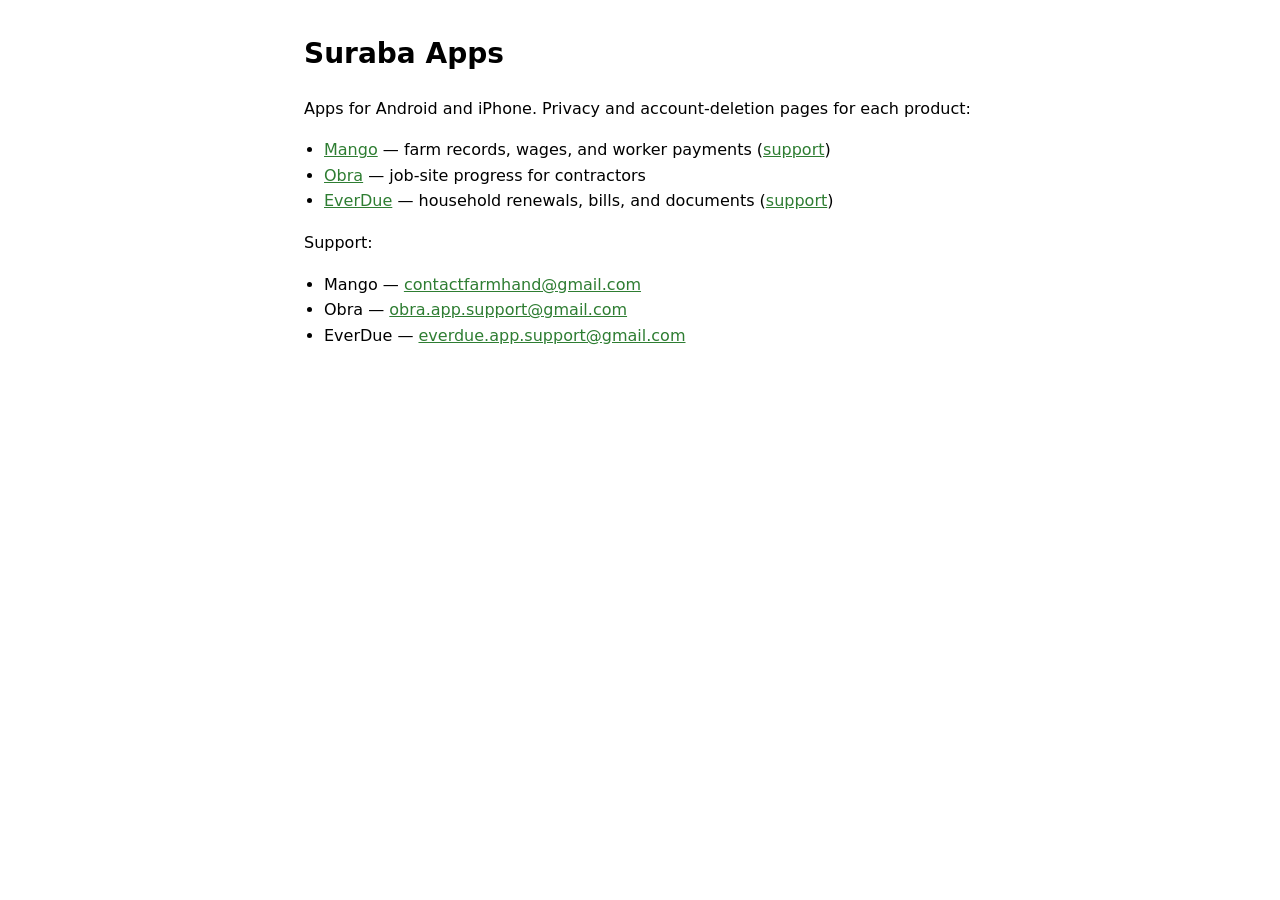
<file: index.html>
<!DOCTYPE html>
<html lang="en">
<head>
  <meta charset="utf-8">
  <meta name="viewport" content="width=device-width, initial-scale=1">
  <title>Suraba Apps</title>
  <link rel="stylesheet" href="style.css">
</head>
<body>
  <h1>Suraba Apps</h1>
  <p>Apps for Android and iPhone. Privacy and account-deletion pages for each product:</p>
  <ul>
    <li><a href="mango/">Mango</a> — farm records, wages, and worker payments (<a href="mango/support.html">support</a>)</li>
    <li><a href="obra/">Obra</a> — job-site progress for contractors</li>
    <li><a href="everdue/">EverDue</a> — household renewals, bills, and documents (<a href="everdue/support.html">support</a>)</li>
  </ul>
  <p>Support:</p>
  <ul>
    <li>Mango — <a href="mailto:contactfarmhand@gmail.com">contactfarmhand@gmail.com</a></li>
    <li>Obra — <a href="mailto:obra.app.support@gmail.com">obra.app.support@gmail.com</a></li>
    <li>EverDue — <a href="mailto:everdue.app.support@gmail.com">everdue.app.support@gmail.com</a></li>
  </ul>
</body>
</html>
</file>
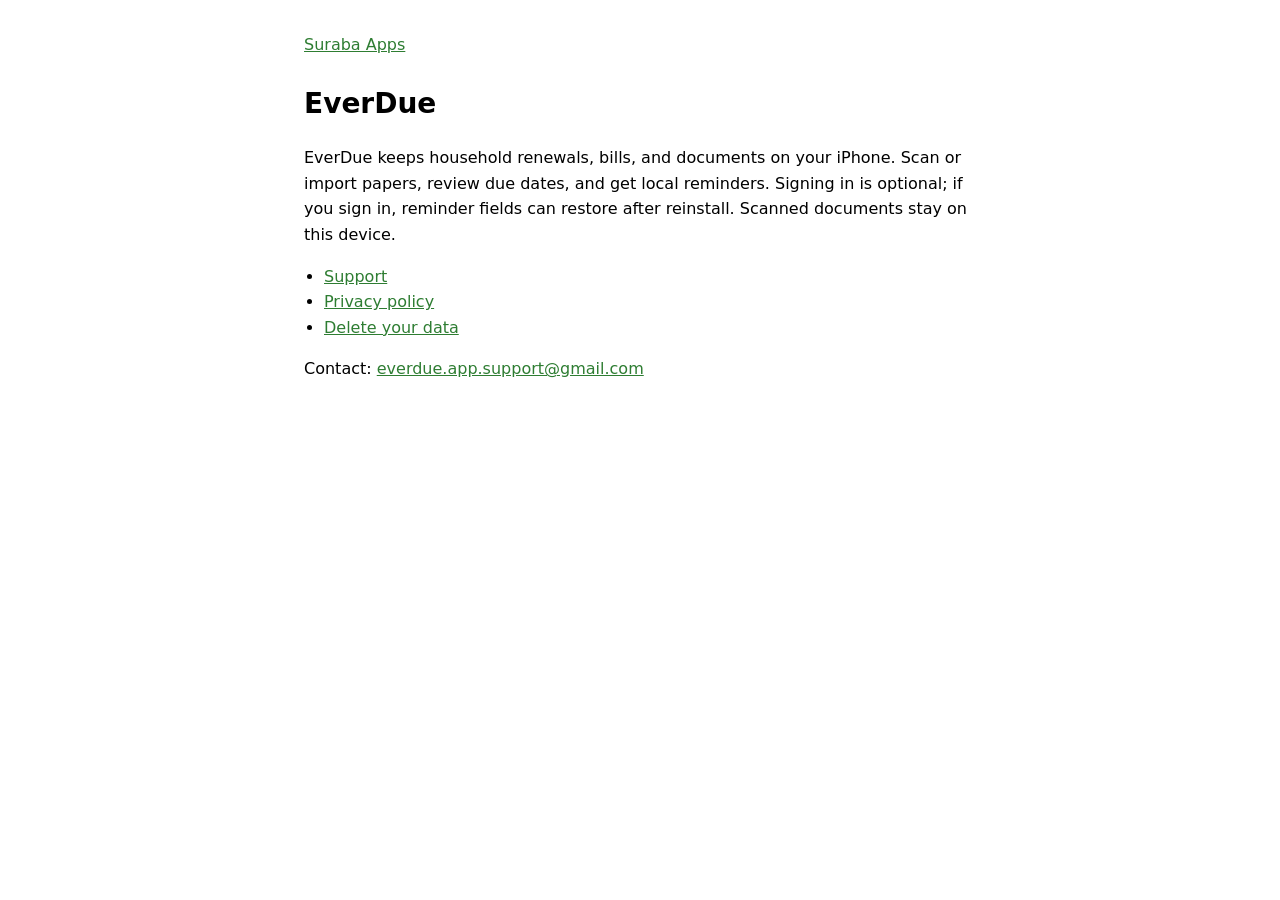
<file: everdue/index.html>
<!DOCTYPE html>
<html lang="en">
<head>
  <meta charset="utf-8">
  <meta name="viewport" content="width=device-width, initial-scale=1">
  <title>EverDue</title>
  <link rel="stylesheet" href="../style.css">
</head>
<body>
  <nav><a href="../">Suraba Apps</a></nav>
  <h1>EverDue</h1>
  <p>EverDue keeps household renewals, bills, and documents on your iPhone. Scan or import papers, review due dates, and get local reminders. Signing in is optional; if you sign in, reminder fields can restore after reinstall. Scanned documents stay on this device.</p>
  <ul>
    <li><a href="support.html">Support</a></li>
    <li><a href="privacy-policy.html">Privacy policy</a></li>
    <li><a href="delete-account.html">Delete your data</a></li>
  </ul>
  <p>Contact: <a href="mailto:everdue.app.support@gmail.com">everdue.app.support@gmail.com</a></p>
</body>
</html>
</file>
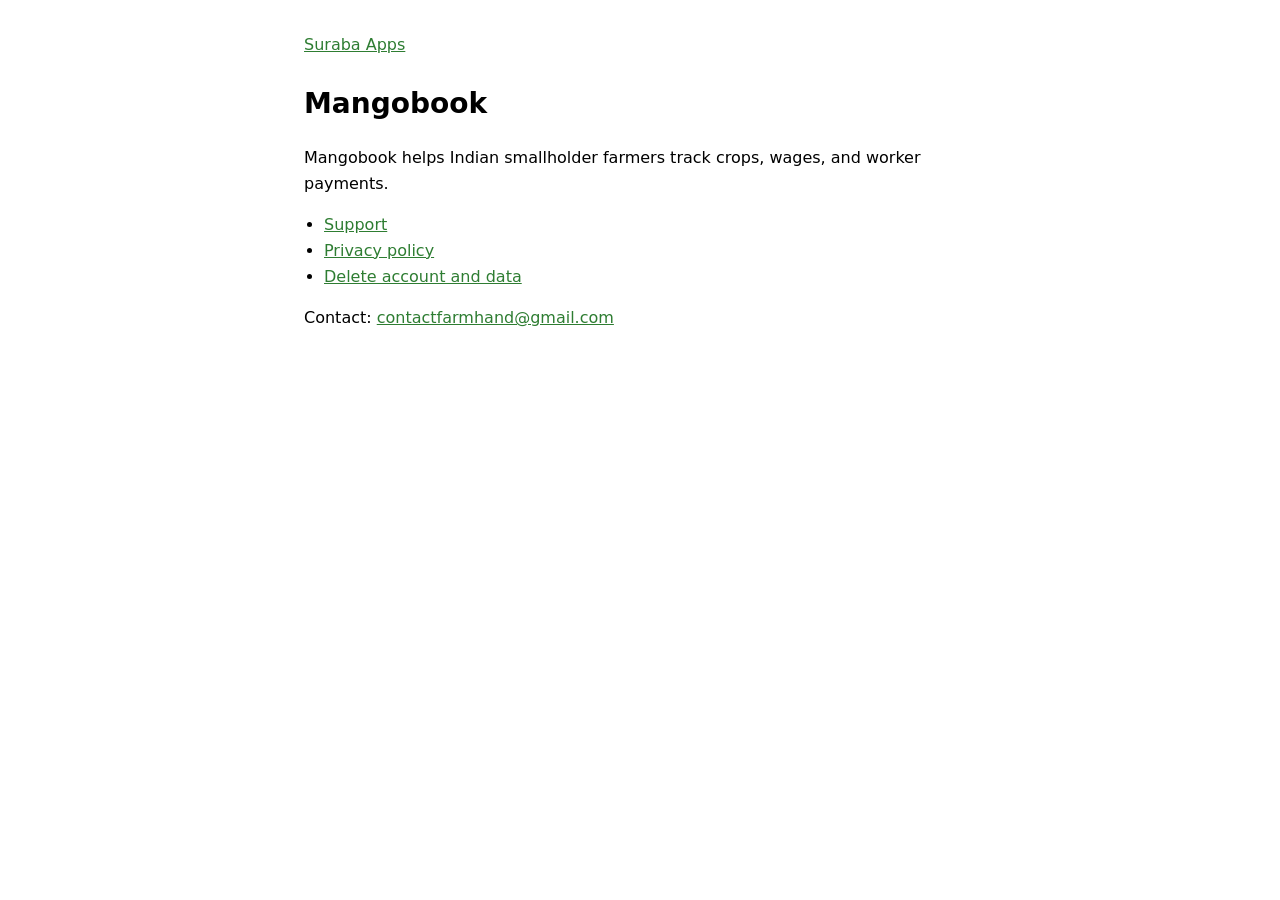
<file: mango/index.html>
<!DOCTYPE html>
<html lang="en">
<head>
  <meta charset="utf-8">
  <meta name="viewport" content="width=device-width, initial-scale=1">
  <title>Mangobook</title>
  <link rel="stylesheet" href="../style.css">
</head>
<body>
  <nav><a href="../">Suraba Apps</a></nav>
  <h1>Mangobook</h1>
  <p>Mangobook helps Indian smallholder farmers track crops, wages, and worker payments.</p>
  <ul>
    <li><a href="support.html">Support</a></li>
    <li><a href="privacy-policy.html">Privacy policy</a></li>
    <li><a href="delete-account.html">Delete account and data</a></li>
  </ul>
  <p>Contact: <a href="mailto:contactfarmhand@gmail.com">contactfarmhand@gmail.com</a></p>
</body>
</html>
</file>
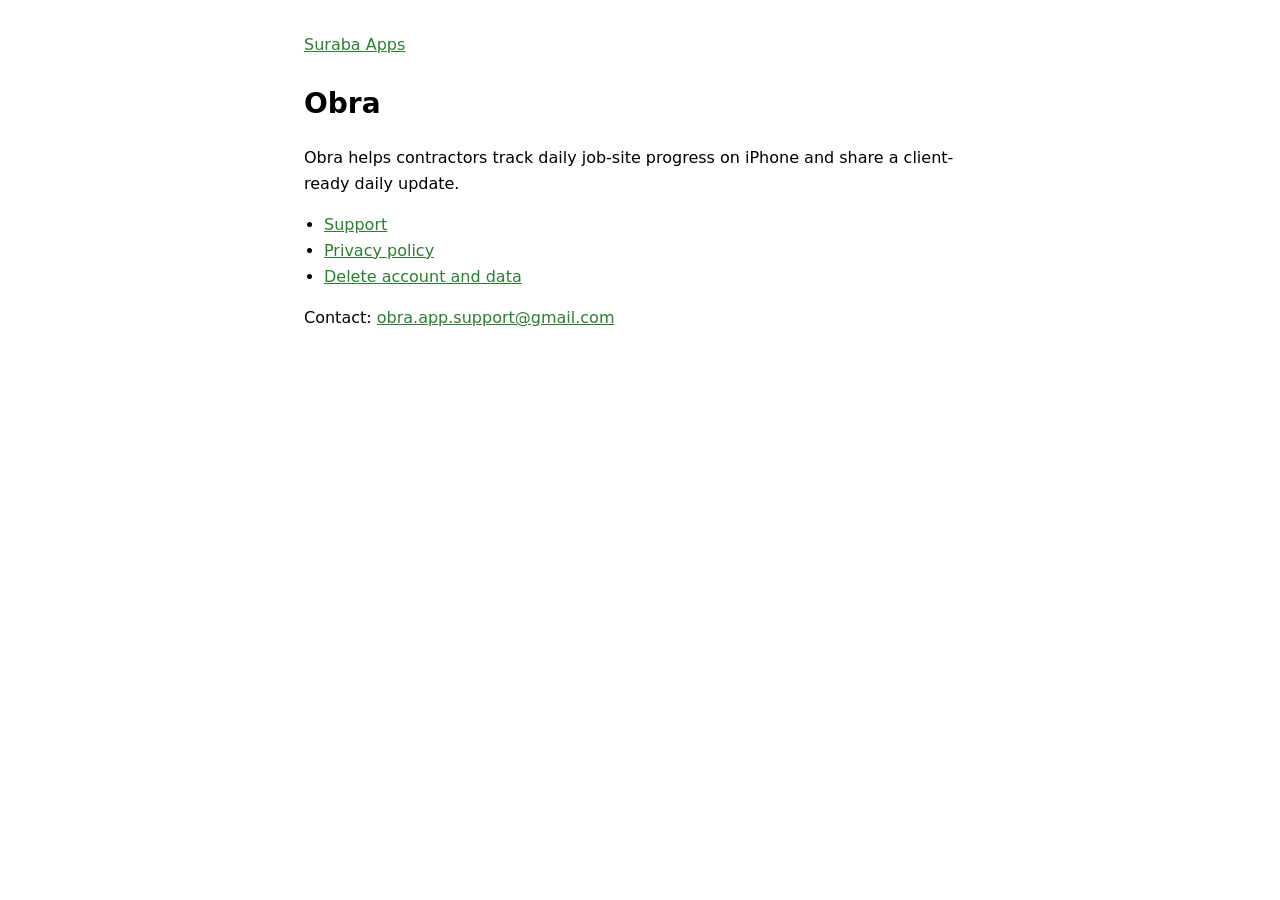
<file: obra/index.html>
<!DOCTYPE html>
<html lang="en">
<head>
  <meta charset="utf-8">
  <meta name="viewport" content="width=device-width, initial-scale=1">
  <title>Obra</title>
  <link rel="stylesheet" href="../style.css">
</head>
<body>
  <nav><a href="../">Suraba Apps</a></nav>
  <h1>Obra</h1>
  <p>Obra helps contractors track daily job-site progress on iPhone and share a
  client-ready daily update.</p>
  <ul>
    <li><a href="support.html">Support</a></li>
    <li><a href="privacy-policy.html">Privacy policy</a></li>
    <li><a href="delete-account.html">Delete account and data</a></li>
  </ul>
  <p>Contact: <a href="mailto:obra.app.support@gmail.com">obra.app.support@gmail.com</a></p>
</body>
</html>
</file>
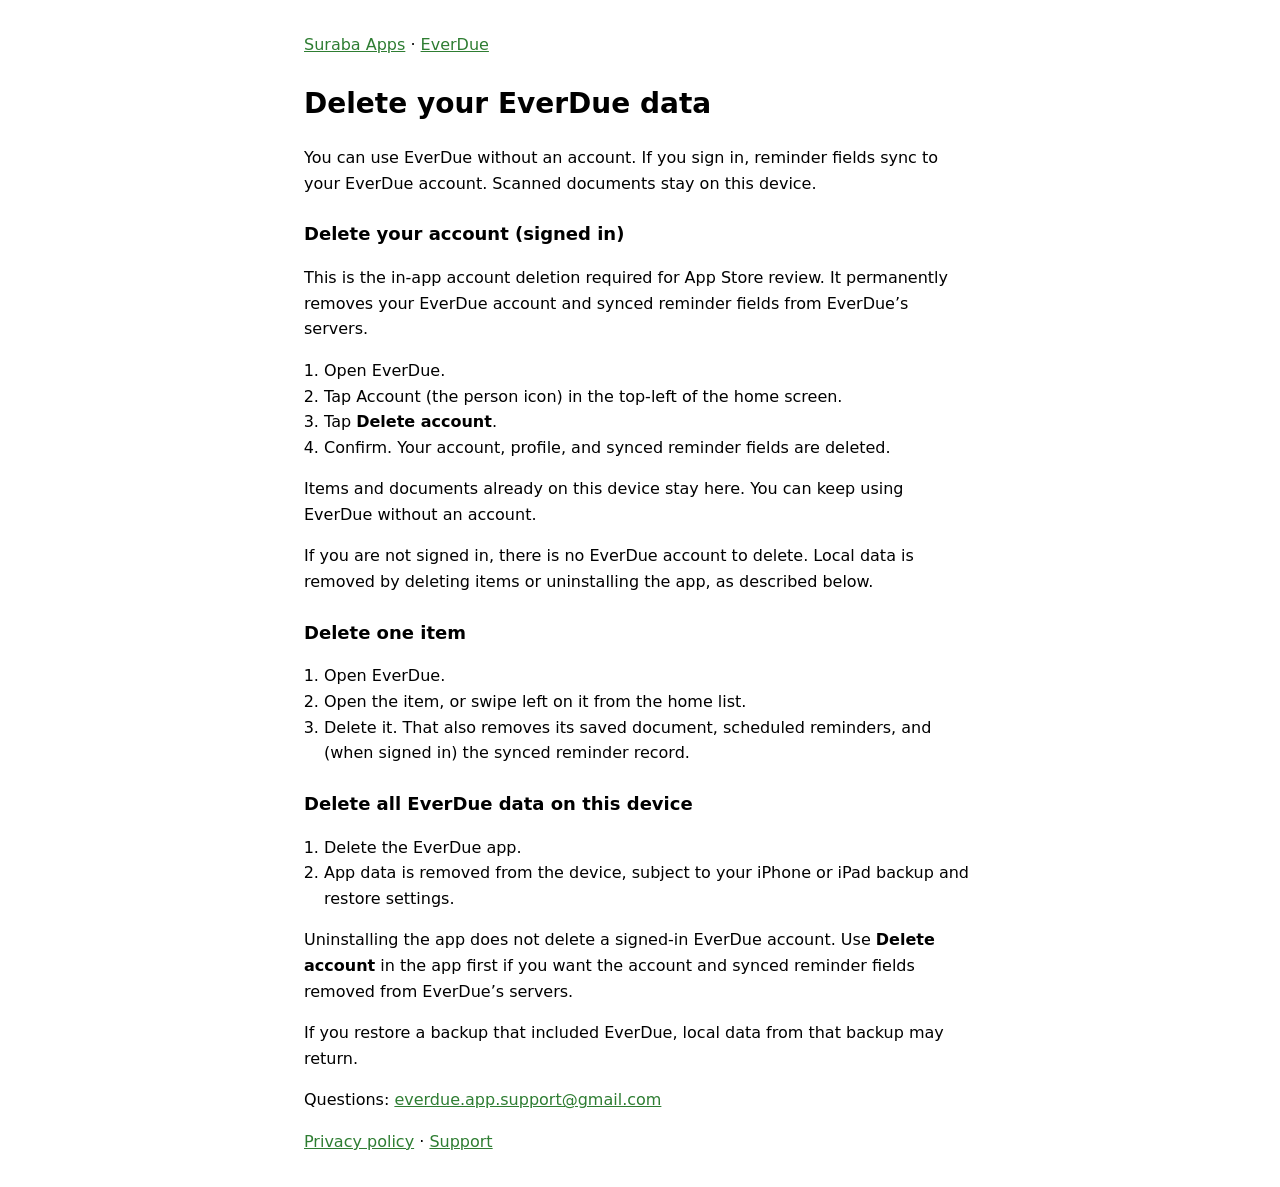
<file: everdue/delete-account.html>
<!DOCTYPE html>
<html lang="en">
<head>
  <meta charset="utf-8">
  <meta name="viewport" content="width=device-width, initial-scale=1">
  <title>Delete your EverDue data</title>
  <link rel="stylesheet" href="../style.css">
</head>
<body>
  <nav><a href="../">Suraba Apps</a> · <a href="index.html">EverDue</a></nav>
  <h1>Delete your EverDue data</h1>
  <p>You can use EverDue without an account. If you sign in, reminder fields sync to your EverDue account. Scanned documents stay on this device.</p>

  <h2>Delete your account (signed in)</h2>
  <p>This is the in-app account deletion required for App Store review. It permanently removes your EverDue account and synced reminder fields from EverDue’s servers.</p>
  <ol>
    <li>Open EverDue.</li>
    <li>Tap Account (the person icon) in the top-left of the home screen.</li>
    <li>Tap <strong>Delete account</strong>.</li>
    <li>Confirm. Your account, profile, and synced reminder fields are deleted.</li>
  </ol>
  <p>Items and documents already on this device stay here. You can keep using EverDue without an account.</p>
  <p>If you are not signed in, there is no EverDue account to delete. Local data is removed by deleting items or uninstalling the app, as described below.</p>

  <h2>Delete one item</h2>
  <ol>
    <li>Open EverDue.</li>
    <li>Open the item, or swipe left on it from the home list.</li>
    <li>Delete it. That also removes its saved document, scheduled reminders, and (when signed in) the synced reminder record.</li>
  </ol>

  <h2>Delete all EverDue data on this device</h2>
  <ol>
    <li>Delete the EverDue app.</li>
    <li>App data is removed from the device, subject to your iPhone or iPad backup and restore settings.</li>
  </ol>
  <p>Uninstalling the app does not delete a signed-in EverDue account. Use <strong>Delete account</strong> in the app first if you want the account and synced reminder fields removed from EverDue’s servers.</p>
  <p>If you restore a backup that included EverDue, local data from that backup may return.</p>

  <p>Questions: <a href="mailto:everdue.app.support@gmail.com">everdue.app.support@gmail.com</a></p>
  <p><a href="privacy-policy.html">Privacy policy</a> · <a href="support.html">Support</a></p>
</body>
</html>
</file>
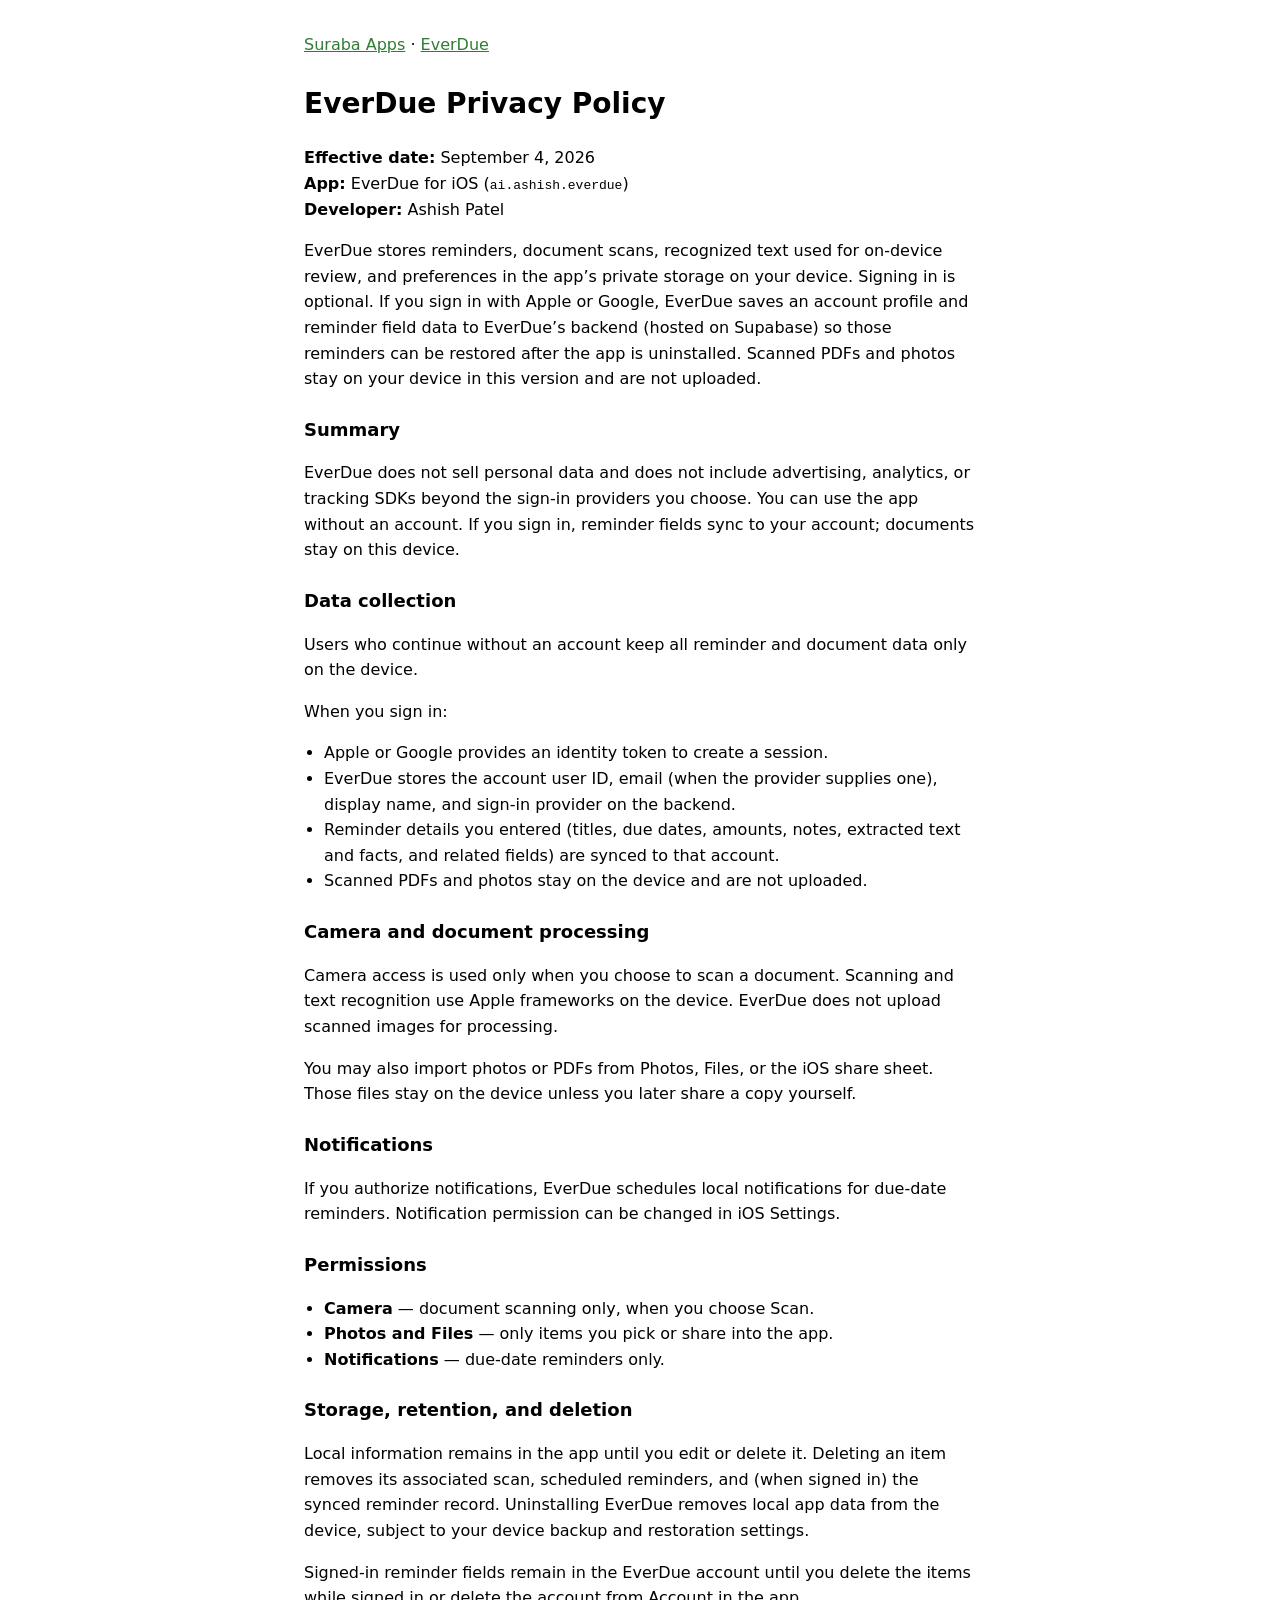
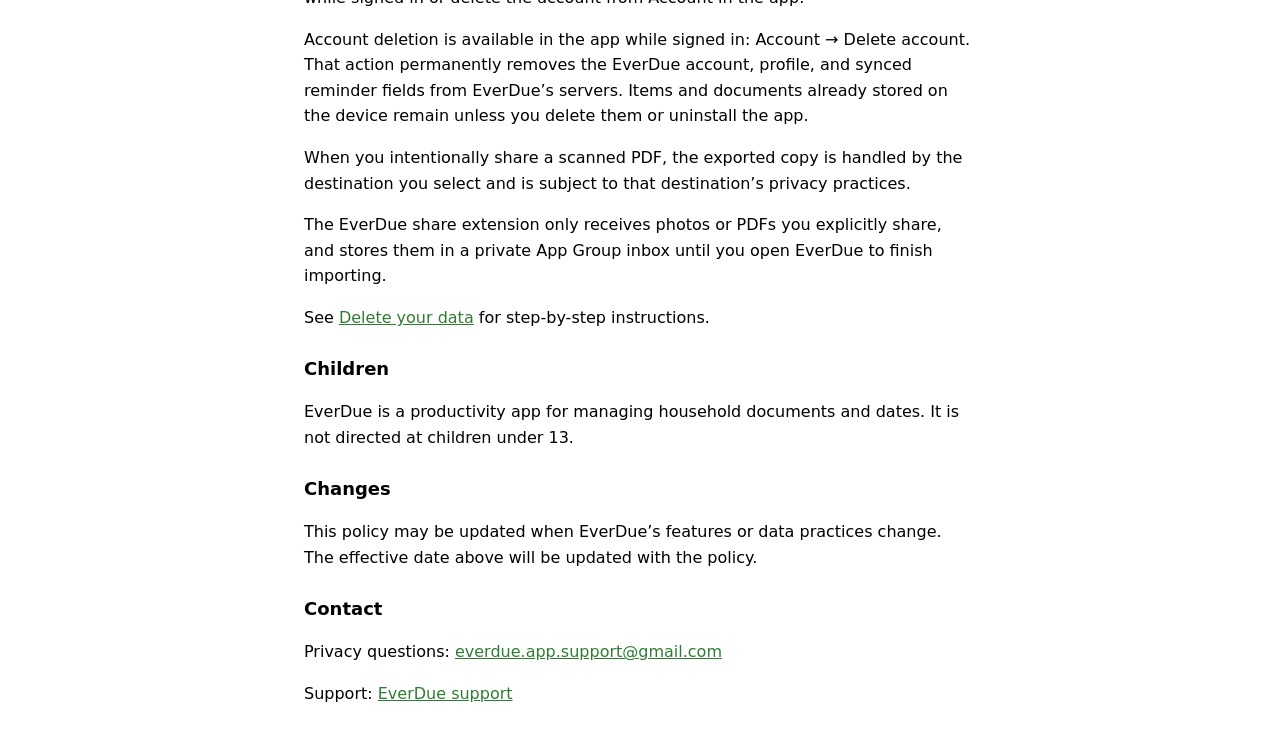
<file: everdue/privacy-policy.html>
<!DOCTYPE html>
<html lang="en">
<head>
  <meta charset="utf-8">
  <meta name="viewport" content="width=device-width, initial-scale=1">
  <title>EverDue Privacy Policy</title>
  <link rel="stylesheet" href="../style.css">
</head>
<body>
  <nav><a href="../">Suraba Apps</a> · <a href="index.html">EverDue</a></nav>
  <h1>EverDue Privacy Policy</h1>
  <p><strong>Effective date:</strong> September 4, 2026<br>
  <strong>App:</strong> EverDue for iOS (<code>ai.ashish.everdue</code>)<br>
  <strong>Developer:</strong> Ashish Patel</p>

  <p>EverDue stores reminders, document scans, recognized text used for on-device review, and preferences in the app’s private storage on your device. Signing in is optional. If you sign in with Apple or Google, EverDue saves an account profile and reminder field data to EverDue’s backend (hosted on Supabase) so those reminders can be restored after the app is uninstalled. Scanned PDFs and photos stay on your device in this version and are not uploaded.</p>

  <h2>Summary</h2>
  <p>EverDue does not sell personal data and does not include advertising, analytics, or tracking SDKs beyond the sign-in providers you choose. You can use the app without an account. If you sign in, reminder fields sync to your account; documents stay on this device.</p>

  <h2>Data collection</h2>
  <p>Users who continue without an account keep all reminder and document data only on the device.</p>
  <p>When you sign in:</p>
  <ul>
    <li>Apple or Google provides an identity token to create a session.</li>
    <li>EverDue stores the account user ID, email (when the provider supplies one), display name, and sign-in provider on the backend.</li>
    <li>Reminder details you entered (titles, due dates, amounts, notes, extracted text and facts, and related fields) are synced to that account.</li>
    <li>Scanned PDFs and photos stay on the device and are not uploaded.</li>
  </ul>

  <h2>Camera and document processing</h2>
  <p>Camera access is used only when you choose to scan a document. Scanning and text recognition use Apple frameworks on the device. EverDue does not upload scanned images for processing.</p>
  <p>You may also import photos or PDFs from Photos, Files, or the iOS share sheet. Those files stay on the device unless you later share a copy yourself.</p>

  <h2>Notifications</h2>
  <p>If you authorize notifications, EverDue schedules local notifications for due-date reminders. Notification permission can be changed in iOS Settings.</p>

  <h2>Permissions</h2>
  <ul>
    <li><strong>Camera</strong> — document scanning only, when you choose Scan.</li>
    <li><strong>Photos and Files</strong> — only items you pick or share into the app.</li>
    <li><strong>Notifications</strong> — due-date reminders only.</li>
  </ul>

  <h2>Storage, retention, and deletion</h2>
  <p>Local information remains in the app until you edit or delete it. Deleting an item removes its associated scan, scheduled reminders, and (when signed in) the synced reminder record. Uninstalling EverDue removes local app data from the device, subject to your device backup and restoration settings.</p>
  <p>Signed-in reminder fields remain in the EverDue account until you delete the items while signed in or delete the account from Account in the app.</p>
  <p>Account deletion is available in the app while signed in: Account → Delete account. That action permanently removes the EverDue account, profile, and synced reminder fields from EverDue’s servers. Items and documents already stored on the device remain unless you delete them or uninstall the app.</p>
  <p>When you intentionally share a scanned PDF, the exported copy is handled by the destination you select and is subject to that destination’s privacy practices.</p>
  <p>The EverDue share extension only receives photos or PDFs you explicitly share, and stores them in a private App Group inbox until you open EverDue to finish importing.</p>
  <p>See <a href="delete-account.html">Delete your data</a> for step-by-step instructions.</p>

  <h2>Children</h2>
  <p>EverDue is a productivity app for managing household documents and dates. It is not directed at children under 13.</p>

  <h2>Changes</h2>
  <p>This policy may be updated when EverDue’s features or data practices change. The effective date above will be updated with the policy.</p>

  <h2>Contact</h2>
  <p>Privacy questions: <a href="mailto:everdue.app.support@gmail.com">everdue.app.support@gmail.com</a></p>
  <p>Support: <a href="support.html">EverDue support</a></p>
</body>
</html>
</file>
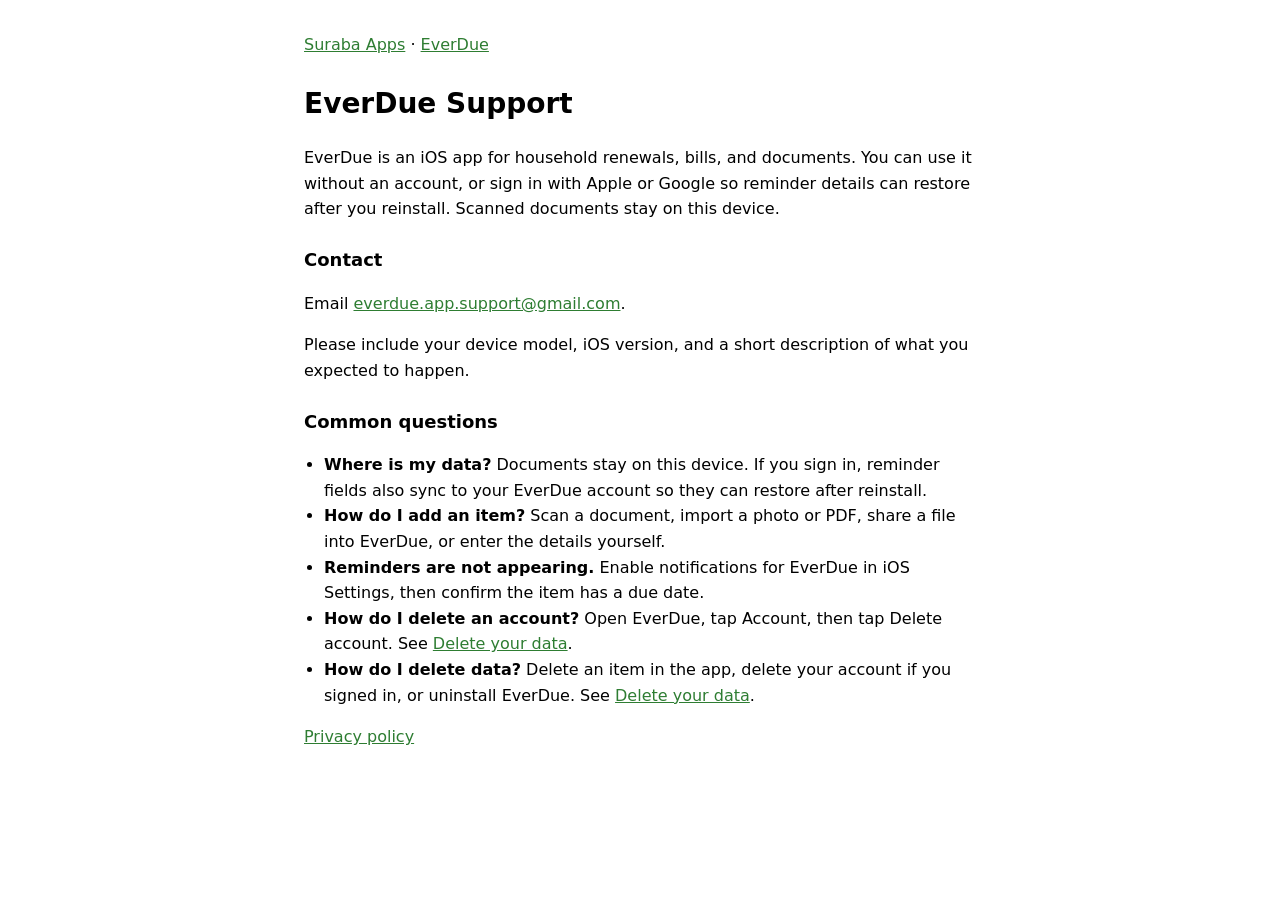
<file: everdue/support.html>
<!DOCTYPE html>
<html lang="en">
<head>
  <meta charset="utf-8">
  <meta name="viewport" content="width=device-width, initial-scale=1">
  <title>EverDue Support</title>
  <link rel="stylesheet" href="../style.css">
</head>
<body>
  <nav><a href="../">Suraba Apps</a> · <a href="index.html">EverDue</a></nav>
  <h1>EverDue Support</h1>
  <p>EverDue is an iOS app for household renewals, bills, and documents. You can use it without an account, or sign in with Apple or Google so reminder details can restore after you reinstall. Scanned documents stay on this device.</p>

  <h2>Contact</h2>
  <p>Email <a href="mailto:everdue.app.support@gmail.com">everdue.app.support@gmail.com</a>.</p>
  <p>Please include your device model, iOS version, and a short description of what you expected to happen.</p>

  <h2>Common questions</h2>
  <ul>
    <li><strong>Where is my data?</strong> Documents stay on this device. If you sign in, reminder fields also sync to your EverDue account so they can restore after reinstall.</li>
    <li><strong>How do I add an item?</strong> Scan a document, import a photo or PDF, share a file into EverDue, or enter the details yourself.</li>
    <li><strong>Reminders are not appearing.</strong> Enable notifications for EverDue in iOS Settings, then confirm the item has a due date.</li>
    <li><strong>How do I delete an account?</strong> Open EverDue, tap Account, then tap Delete account. See <a href="delete-account.html">Delete your data</a>.</li>
    <li><strong>How do I delete data?</strong> Delete an item in the app, delete your account if you signed in, or uninstall EverDue. See <a href="delete-account.html">Delete your data</a>.</li>
  </ul>

  <p><a href="privacy-policy.html">Privacy policy</a></p>
</body>
</html>
</file>
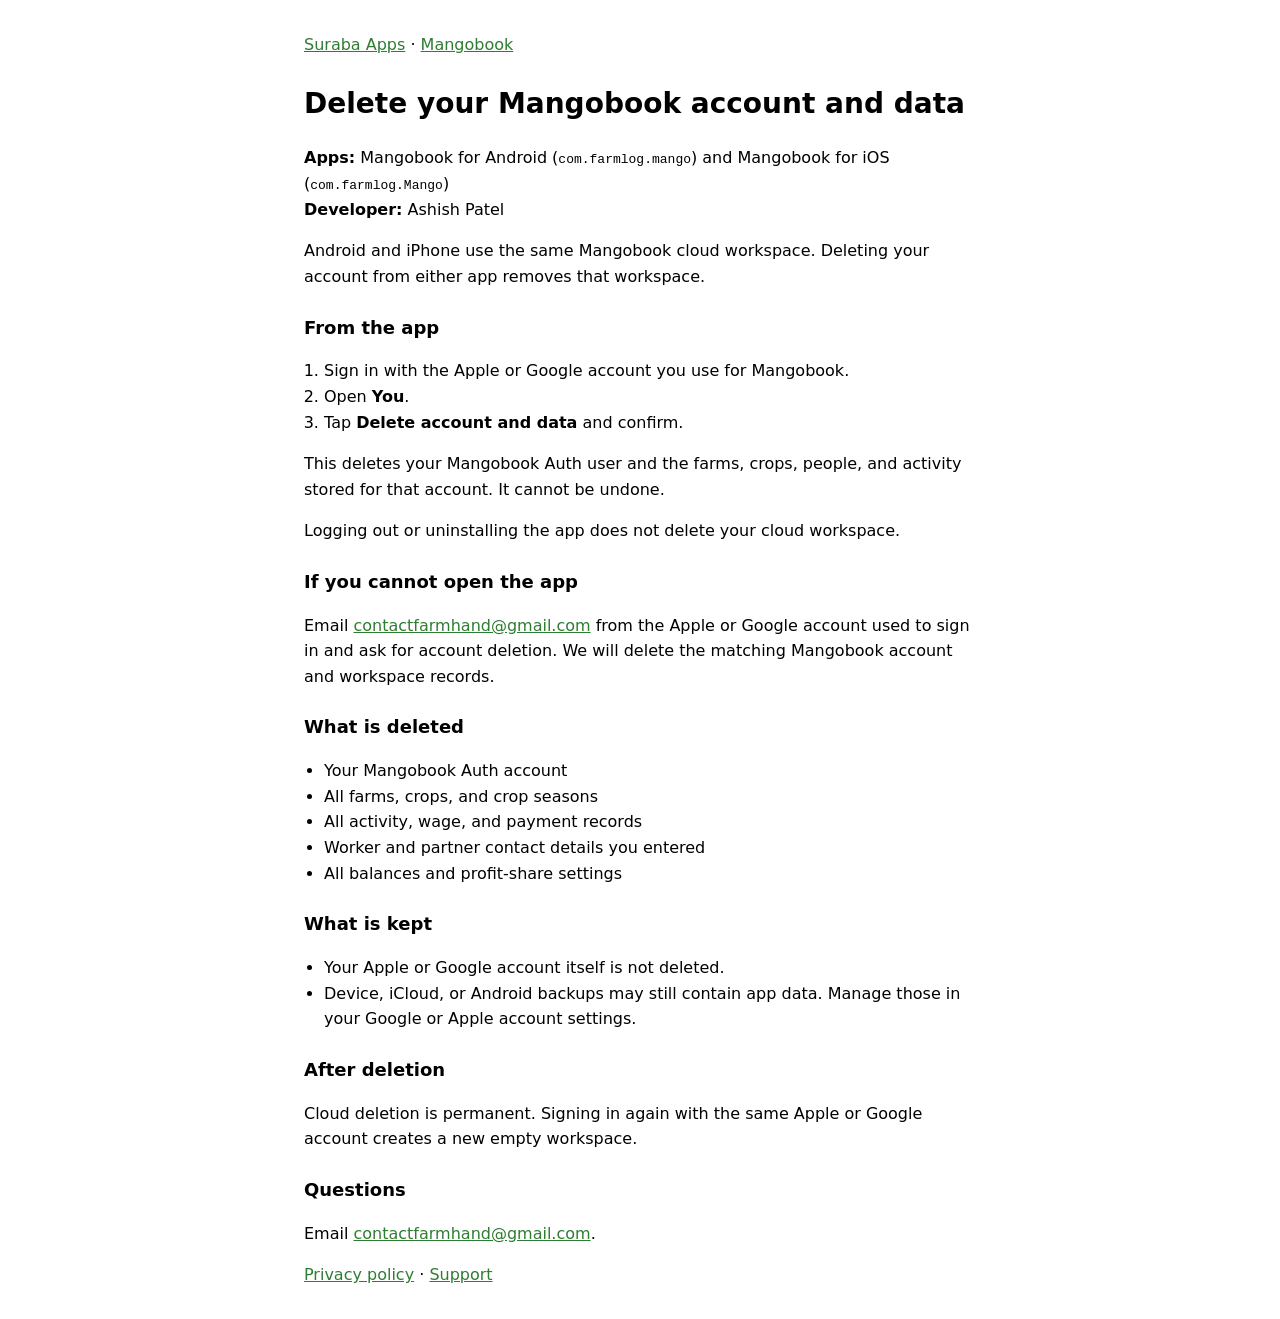
<file: mango/delete-account.html>
<!DOCTYPE html>
<html lang="en">
<head>
  <meta charset="utf-8">
  <meta name="viewport" content="width=device-width, initial-scale=1">
  <title>Delete your Mangobook account and data</title>
  <link rel="stylesheet" href="../style.css">
</head>
<body>
  <nav><a href="../">Suraba Apps</a> · <a href="index.html">Mangobook</a></nav>
  <h1>Delete your Mangobook account and data</h1>
  <p><strong>Apps:</strong> Mangobook for Android (<code>com.farmlog.mango</code>) and Mangobook for iOS (<code>com.farmlog.Mango</code>)<br>
  <strong>Developer:</strong> Ashish Patel</p>

  <p>Android and iPhone use the same Mangobook cloud workspace. Deleting your account from either app removes that workspace.</p>

  <h2>From the app</h2>
  <ol>
    <li>Sign in with the Apple or Google account you use for Mangobook.</li>
    <li>Open <strong>You</strong>.</li>
    <li>Tap <strong>Delete account and data</strong> and confirm.</li>
  </ol>
  <p>This deletes your Mangobook Auth user and the farms, crops, people, and activity stored for that account. It cannot be undone.</p>
  <p>Logging out or uninstalling the app does not delete your cloud workspace.</p>

  <h2>If you cannot open the app</h2>
  <p>Email <a href="mailto:contactfarmhand@gmail.com">contactfarmhand@gmail.com</a> from the Apple or Google account used to sign in and ask for account deletion. We will delete the matching Mangobook account and workspace records.</p>

  <h2>What is deleted</h2>
  <ul>
    <li>Your Mangobook Auth account</li>
    <li>All farms, crops, and crop seasons</li>
    <li>All activity, wage, and payment records</li>
    <li>Worker and partner contact details you entered</li>
    <li>All balances and profit-share settings</li>
  </ul>

  <h2>What is kept</h2>
  <ul>
    <li>Your Apple or Google account itself is not deleted.</li>
    <li>Device, iCloud, or Android backups may still contain app data. Manage those in your Google or Apple account settings.</li>
  </ul>

  <h2>After deletion</h2>
  <p>Cloud deletion is permanent. Signing in again with the same Apple or Google account creates a new empty workspace.</p>

  <h2>Questions</h2>
  <p>Email <a href="mailto:contactfarmhand@gmail.com">contactfarmhand@gmail.com</a>.</p>

  <p><a href="privacy-policy.html">Privacy policy</a> · <a href="support.html">Support</a></p>
</body>
</html>
</file>
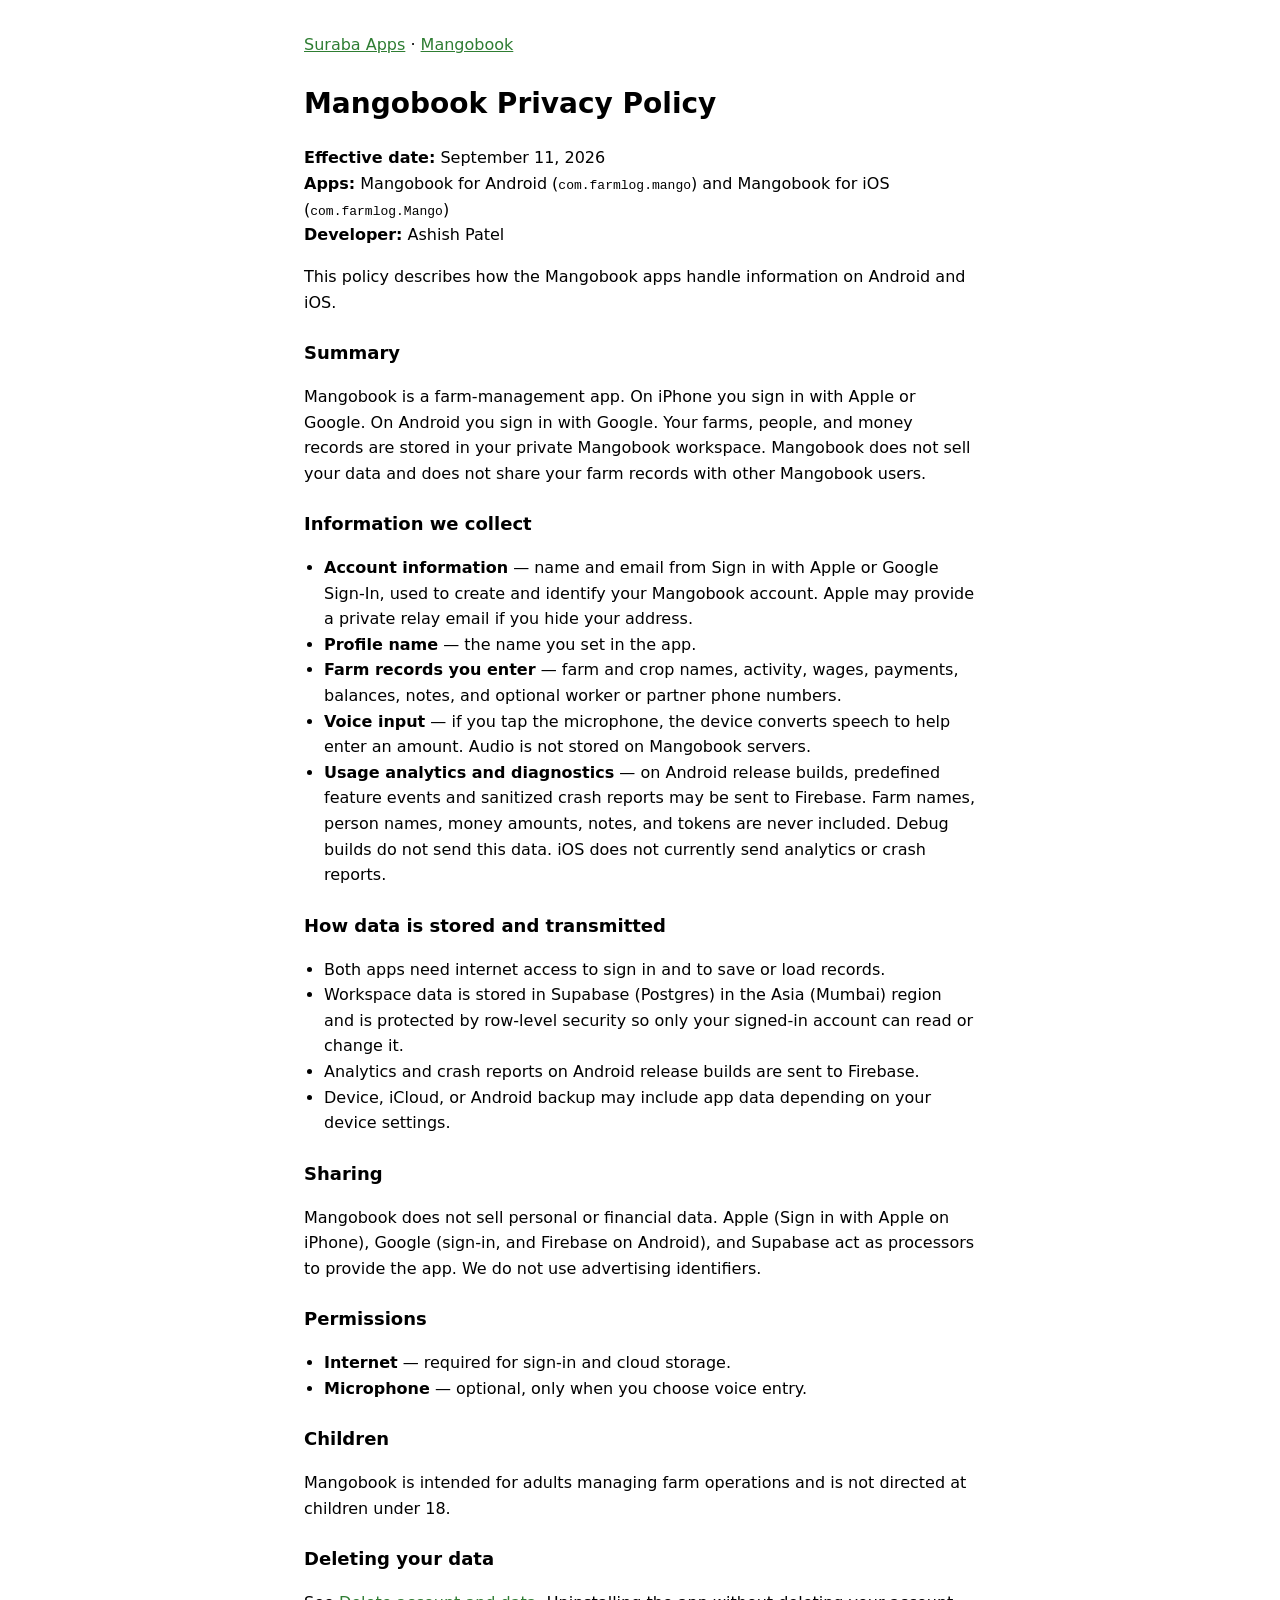
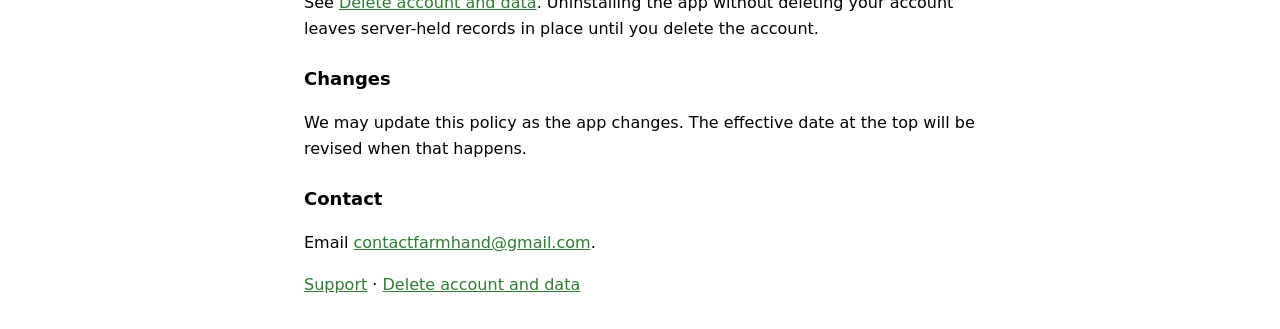
<file: mango/privacy-policy.html>
<!DOCTYPE html>
<html lang="en">
<head>
  <meta charset="utf-8">
  <meta name="viewport" content="width=device-width, initial-scale=1">
  <title>Mangobook Privacy Policy</title>
  <link rel="stylesheet" href="../style.css">
</head>
<body>
  <nav><a href="../">Suraba Apps</a> · <a href="index.html">Mangobook</a></nav>
  <h1>Mangobook Privacy Policy</h1>
  <p><strong>Effective date:</strong> September 11, 2026<br>
  <strong>Apps:</strong> Mangobook for Android (<code>com.farmlog.mango</code>) and Mangobook for iOS (<code>com.farmlog.Mango</code>)<br>
  <strong>Developer:</strong> Ashish Patel</p>

  <p>This policy describes how the Mangobook apps handle information on Android and iOS.</p>

  <h2>Summary</h2>
  <p>Mangobook is a farm-management app. On iPhone you sign in with Apple or Google. On Android you sign in with Google. Your farms, people, and money records are stored in your private Mangobook workspace. Mangobook does not sell your data and does not share your farm records with other Mangobook users.</p>

  <h2>Information we collect</h2>
  <ul>
    <li><strong>Account information</strong> — name and email from Sign in with Apple or Google Sign-In, used to create and identify your Mangobook account. Apple may provide a private relay email if you hide your address.</li>
    <li><strong>Profile name</strong> — the name you set in the app.</li>
    <li><strong>Farm records you enter</strong> — farm and crop names, activity, wages, payments, balances, notes, and optional worker or partner phone numbers.</li>
    <li><strong>Voice input</strong> — if you tap the microphone, the device converts speech to help enter an amount. Audio is not stored on Mangobook servers.</li>
    <li><strong>Usage analytics and diagnostics</strong> — on Android release builds, predefined feature events and sanitized crash reports may be sent to Firebase. Farm names, person names, money amounts, notes, and tokens are never included. Debug builds do not send this data. iOS does not currently send analytics or crash reports.</li>
  </ul>

  <h2>How data is stored and transmitted</h2>
  <ul>
    <li>Both apps need internet access to sign in and to save or load records.</li>
    <li>Workspace data is stored in Supabase (Postgres) in the Asia (Mumbai) region and is protected by row-level security so only your signed-in account can read or change it.</li>
    <li>Analytics and crash reports on Android release builds are sent to Firebase.</li>
    <li>Device, iCloud, or Android backup may include app data depending on your device settings.</li>
  </ul>

  <h2>Sharing</h2>
  <p>Mangobook does not sell personal or financial data. Apple (Sign in with Apple on iPhone), Google (sign-in, and Firebase on Android), and Supabase act as processors to provide the app. We do not use advertising identifiers.</p>

  <h2>Permissions</h2>
  <ul>
    <li><strong>Internet</strong> — required for sign-in and cloud storage.</li>
    <li><strong>Microphone</strong> — optional, only when you choose voice entry.</li>
  </ul>

  <h2>Children</h2>
  <p>Mangobook is intended for adults managing farm operations and is not directed at children under 18.</p>

  <h2>Deleting your data</h2>
  <p>See <a href="delete-account.html">Delete account and data</a>. Uninstalling the app without deleting your account leaves server-held records in place until you delete the account.</p>

  <h2>Changes</h2>
  <p>We may update this policy as the app changes. The effective date at the top will be revised when that happens.</p>

  <h2>Contact</h2>
  <p>Email <a href="mailto:contactfarmhand@gmail.com">contactfarmhand@gmail.com</a>.</p>
  <p><a href="support.html">Support</a> · <a href="delete-account.html">Delete account and data</a></p>
</body>
</html>
</file>
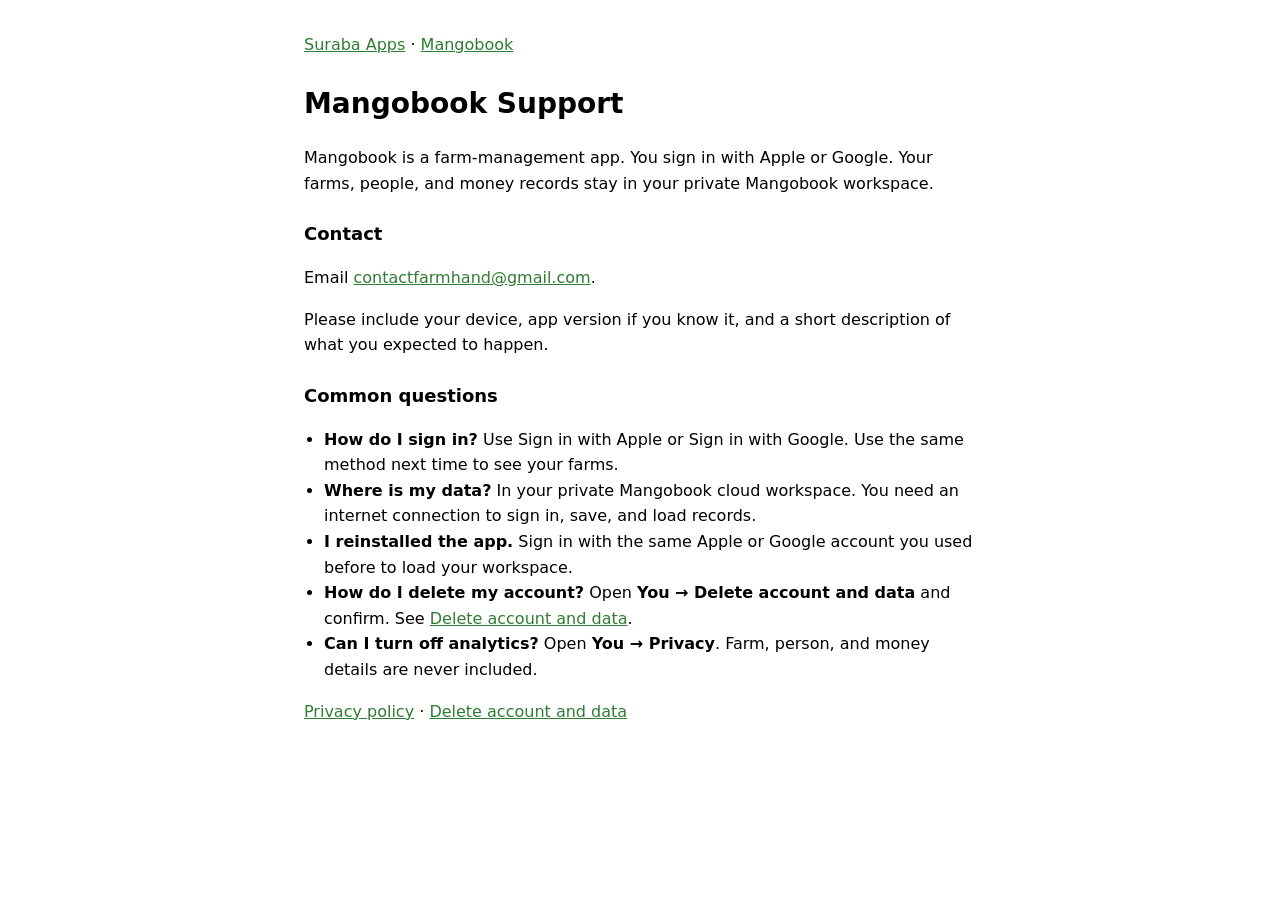
<file: mango/support.html>
<!DOCTYPE html>
<html lang="en">
<head>
  <meta charset="utf-8">
  <meta name="viewport" content="width=device-width, initial-scale=1">
  <title>Mangobook Support</title>
  <link rel="stylesheet" href="../style.css">
</head>
<body>
  <nav><a href="../">Suraba Apps</a> · <a href="index.html">Mangobook</a></nav>
  <h1>Mangobook Support</h1>
  <p>Mangobook is a farm-management app. You sign in with Apple or Google. Your farms, people, and money records stay in your private Mangobook workspace.</p>

  <h2>Contact</h2>
  <p>Email <a href="mailto:contactfarmhand@gmail.com">contactfarmhand@gmail.com</a>.</p>
  <p>Please include your device, app version if you know it, and a short description of what you expected to happen.</p>

  <h2>Common questions</h2>
  <ul>
    <li><strong>How do I sign in?</strong> Use Sign in with Apple or Sign in with Google. Use the same method next time to see your farms.</li>
    <li><strong>Where is my data?</strong> In your private Mangobook cloud workspace. You need an internet connection to sign in, save, and load records.</li>
    <li><strong>I reinstalled the app.</strong> Sign in with the same Apple or Google account you used before to load your workspace.</li>
    <li><strong>How do I delete my account?</strong> Open <strong>You → Delete account and data</strong> and confirm. See <a href="delete-account.html">Delete account and data</a>.</li>
    <li><strong>Can I turn off analytics?</strong> Open <strong>You → Privacy</strong>. Farm, person, and money details are never included.</li>
  </ul>

  <p><a href="privacy-policy.html">Privacy policy</a> · <a href="delete-account.html">Delete account and data</a></p>
</body>
</html>
</file>
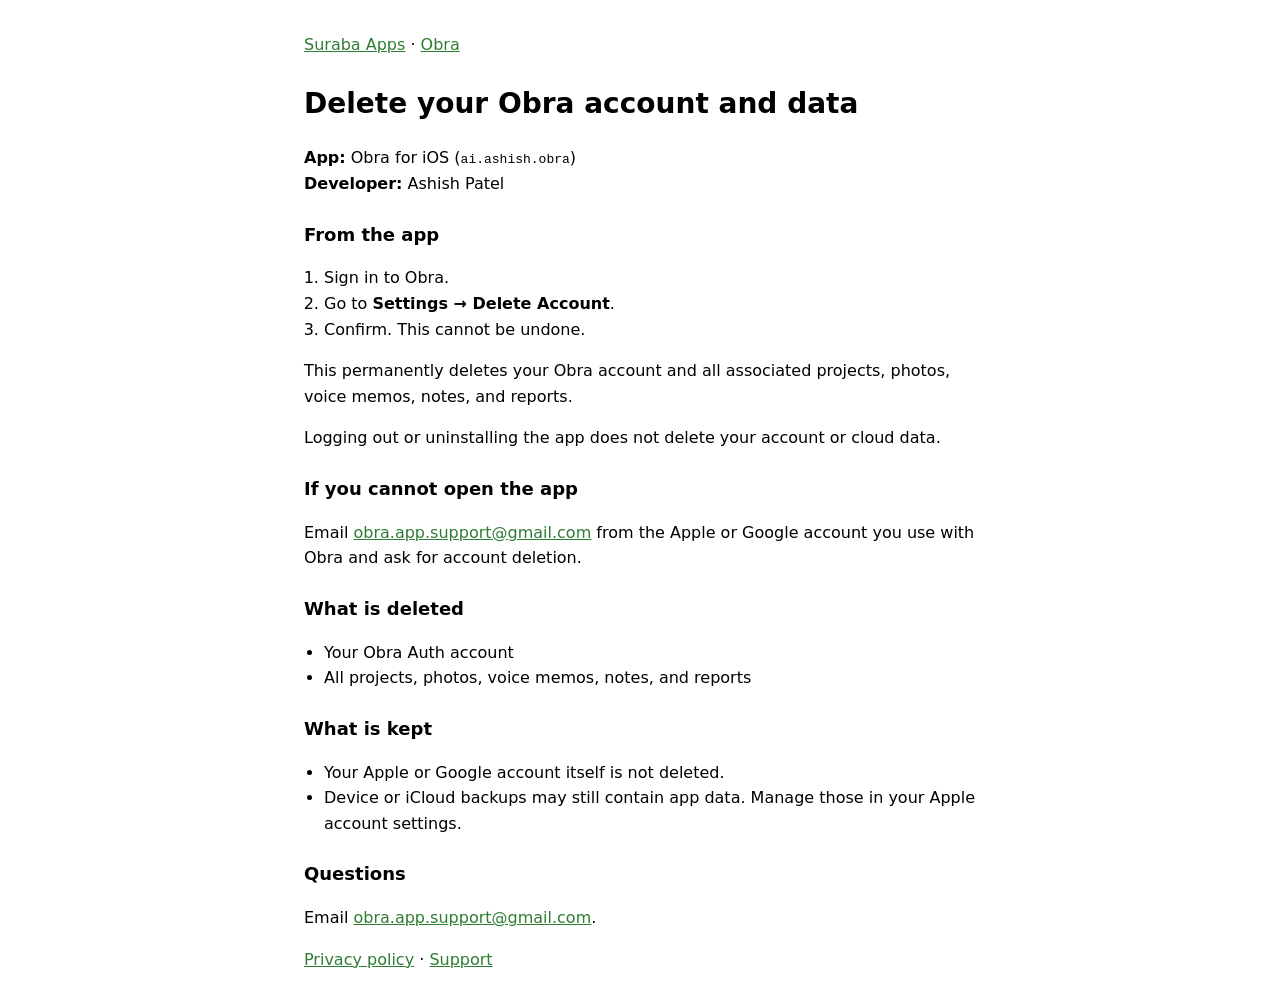
<file: obra/delete-account.html>
<!DOCTYPE html>
<html lang="en">
<head>
  <meta charset="utf-8">
  <meta name="viewport" content="width=device-width, initial-scale=1">
  <title>Delete your Obra account and data</title>
  <link rel="stylesheet" href="../style.css">
</head>
<body>
  <nav><a href="../">Suraba Apps</a> · <a href="index.html">Obra</a></nav>
  <h1>Delete your Obra account and data</h1>
  <p><strong>App:</strong> Obra for iOS (<code>ai.ashish.obra</code>)<br>
  <strong>Developer:</strong> Ashish Patel</p>

  <h2>From the app</h2>
  <ol>
    <li>Sign in to Obra.</li>
    <li>Go to <strong>Settings → Delete Account</strong>.</li>
    <li>Confirm. This cannot be undone.</li>
  </ol>
  <p>This permanently deletes your Obra account and all associated projects, photos,
  voice memos, notes, and reports.</p>
  <p>Logging out or uninstalling the app does not delete your account or cloud data.</p>

  <h2>If you cannot open the app</h2>
  <p>Email <a href="mailto:obra.app.support@gmail.com">obra.app.support@gmail.com</a>
  from the Apple or Google account you use with Obra and ask for account deletion.</p>

  <h2>What is deleted</h2>
  <ul>
    <li>Your Obra Auth account</li>
    <li>All projects, photos, voice memos, notes, and reports</li>
  </ul>

  <h2>What is kept</h2>
  <ul>
    <li>Your Apple or Google account itself is not deleted.</li>
    <li>Device or iCloud backups may still contain app data. Manage those in your
    Apple account settings.</li>
  </ul>

  <h2>Questions</h2>
  <p>Email <a href="mailto:obra.app.support@gmail.com">obra.app.support@gmail.com</a>.</p>
  <p><a href="privacy-policy.html">Privacy policy</a> · <a href="support.html">Support</a></p>
</body>
</html>
</file>
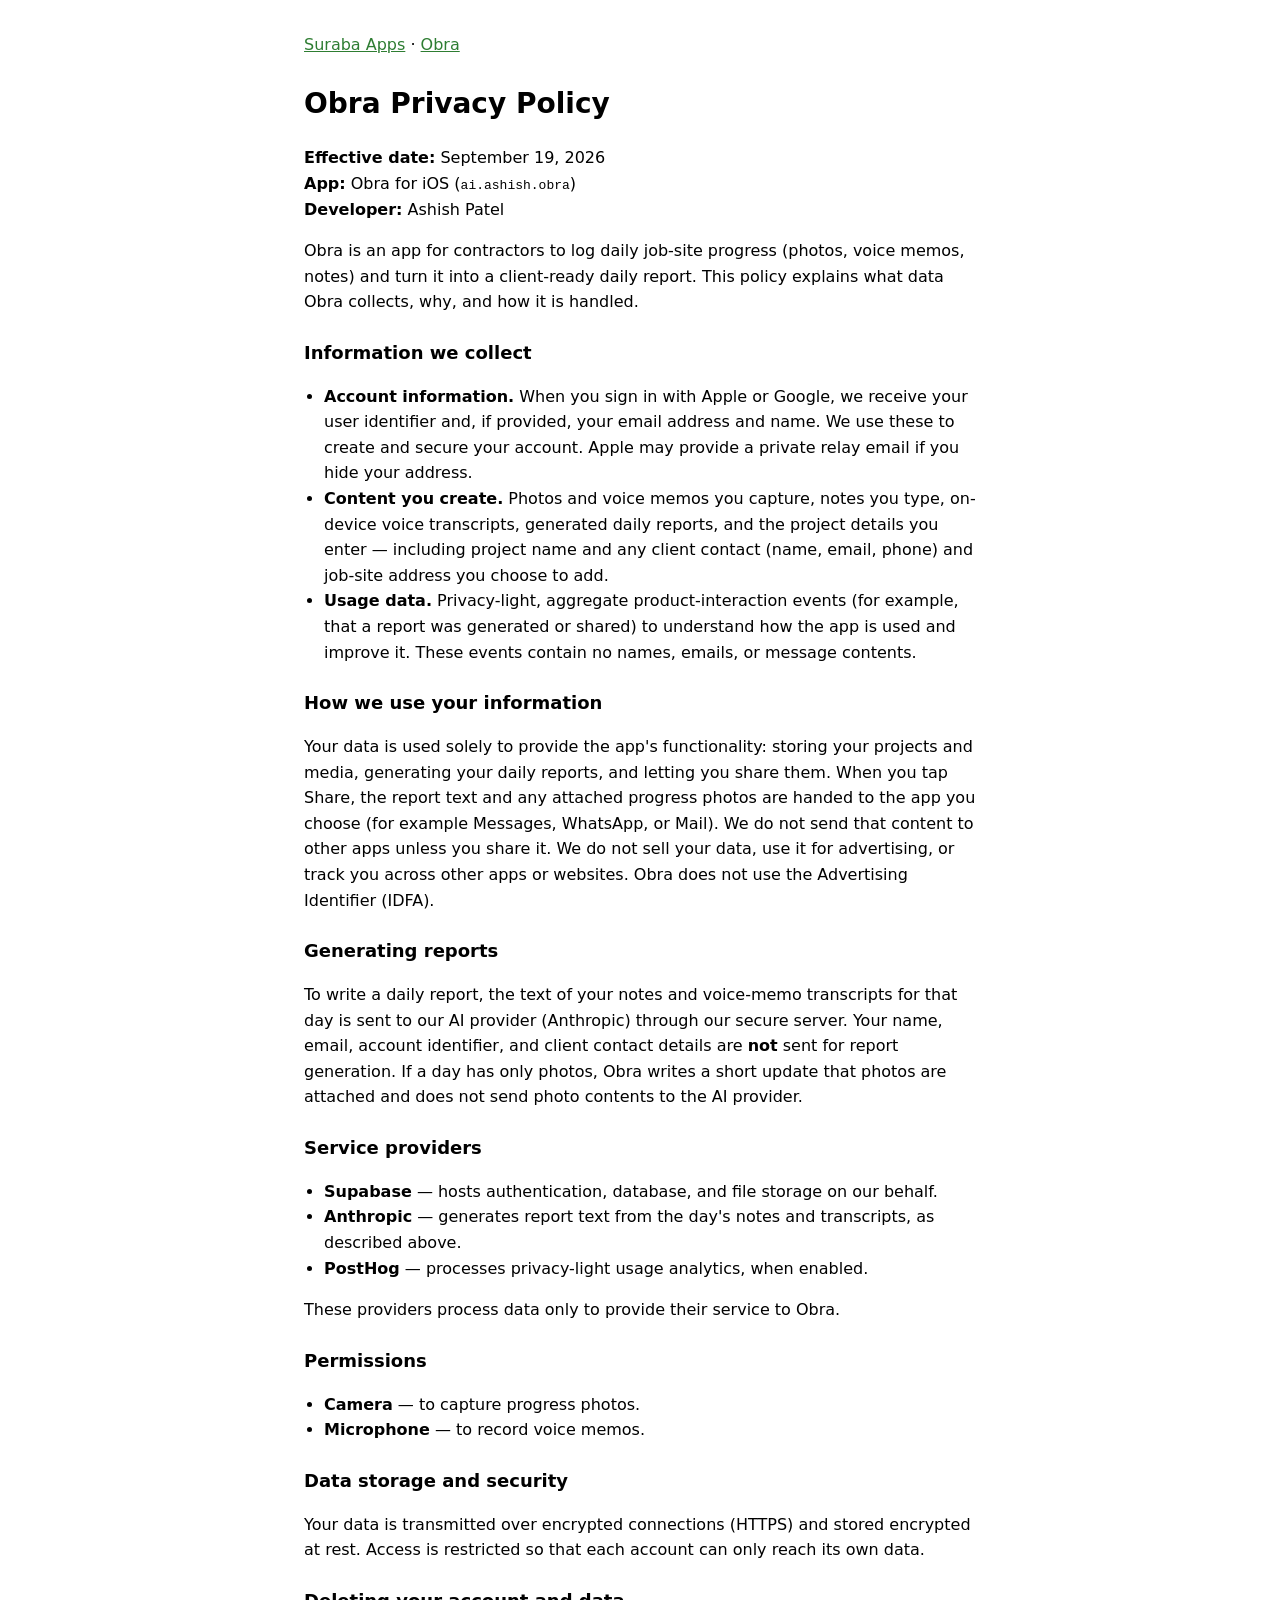
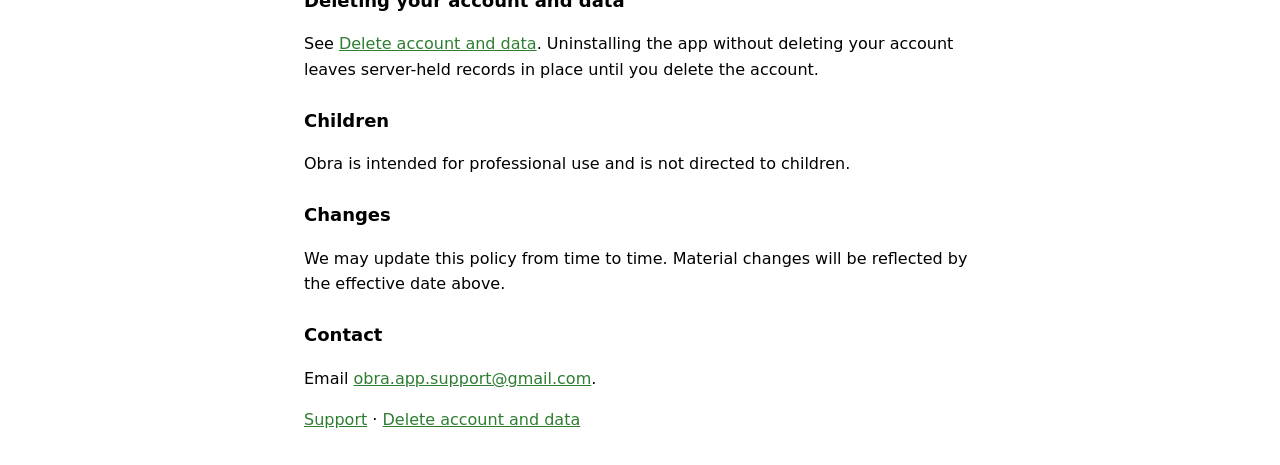
<file: obra/privacy-policy.html>
<!DOCTYPE html>
<html lang="en">
<head>
  <meta charset="utf-8">
  <meta name="viewport" content="width=device-width, initial-scale=1">
  <title>Obra Privacy Policy</title>
  <link rel="stylesheet" href="../style.css">
</head>
<body>
  <nav><a href="../">Suraba Apps</a> · <a href="index.html">Obra</a></nav>
  <h1>Obra Privacy Policy</h1>
  <p><strong>Effective date:</strong> September 19, 2026<br>
  <strong>App:</strong> Obra for iOS (<code>ai.ashish.obra</code>)<br>
  <strong>Developer:</strong> Ashish Patel</p>

  <p>Obra is an app for contractors to log daily job-site progress (photos, voice
  memos, notes) and turn it into a client-ready daily report. This policy explains
  what data Obra collects, why, and how it is handled.</p>

  <h2>Information we collect</h2>
  <ul>
    <li><strong>Account information.</strong> When you sign in with Apple or Google,
    we receive your user identifier and, if provided, your email address and name.
    We use these to create and secure your account. Apple may provide a private
    relay email if you hide your address.</li>
    <li><strong>Content you create.</strong> Photos and voice memos you capture,
    notes you type, on-device voice transcripts, generated daily reports, and the
    project details you enter — including project name and any client contact
    (name, email, phone) and job-site address you choose to add.</li>
    <li><strong>Usage data.</strong> Privacy-light, aggregate product-interaction
    events (for example, that a report was generated or shared) to understand how
    the app is used and improve it. These events contain no names, emails, or
    message contents.</li>
  </ul>

  <h2>How we use your information</h2>
  <p>Your data is used solely to provide the app's functionality: storing your
  projects and media, generating your daily reports, and letting you share them.
  When you tap Share, the report text and any attached progress photos are handed
  to the app you choose (for example Messages, WhatsApp, or Mail). We do not send
  that content to other apps unless you share it. We do not sell your data, use it
  for advertising, or track you across other apps or websites. Obra does not use
  the Advertising Identifier (IDFA).</p>

  <h2>Generating reports</h2>
  <p>To write a daily report, the text of your notes and voice-memo transcripts for
  that day is sent to our AI provider (Anthropic) through our secure server. Your
  name, email, account identifier, and client contact details are <strong>not</strong>
  sent for report generation. If a day has only photos, Obra writes a short update
  that photos are attached and does not send photo contents to the AI provider.</p>

  <h2>Service providers</h2>
  <ul>
    <li><strong>Supabase</strong> — hosts authentication, database, and file storage
    on our behalf.</li>
    <li><strong>Anthropic</strong> — generates report text from the day's notes and
    transcripts, as described above.</li>
    <li><strong>PostHog</strong> — processes privacy-light usage analytics, when
    enabled.</li>
  </ul>
  <p>These providers process data only to provide their service to Obra.</p>

  <h2>Permissions</h2>
  <ul>
    <li><strong>Camera</strong> — to capture progress photos.</li>
    <li><strong>Microphone</strong> — to record voice memos.</li>
  </ul>

  <h2>Data storage and security</h2>
  <p>Your data is transmitted over encrypted connections (HTTPS) and stored
  encrypted at rest. Access is restricted so that each account can only reach its
  own data.</p>

  <h2>Deleting your account and data</h2>
  <p>See <a href="delete-account.html">Delete account and data</a>. Uninstalling the
  app without deleting your account leaves server-held records in place until you
  delete the account.</p>

  <h2>Children</h2>
  <p>Obra is intended for professional use and is not directed to children.</p>

  <h2>Changes</h2>
  <p>We may update this policy from time to time. Material changes will be reflected
  by the effective date above.</p>

  <h2>Contact</h2>
  <p>Email <a href="mailto:obra.app.support@gmail.com">obra.app.support@gmail.com</a>.</p>
  <p><a href="support.html">Support</a> · <a href="delete-account.html">Delete account and data</a></p>
</body>
</html>
</file>
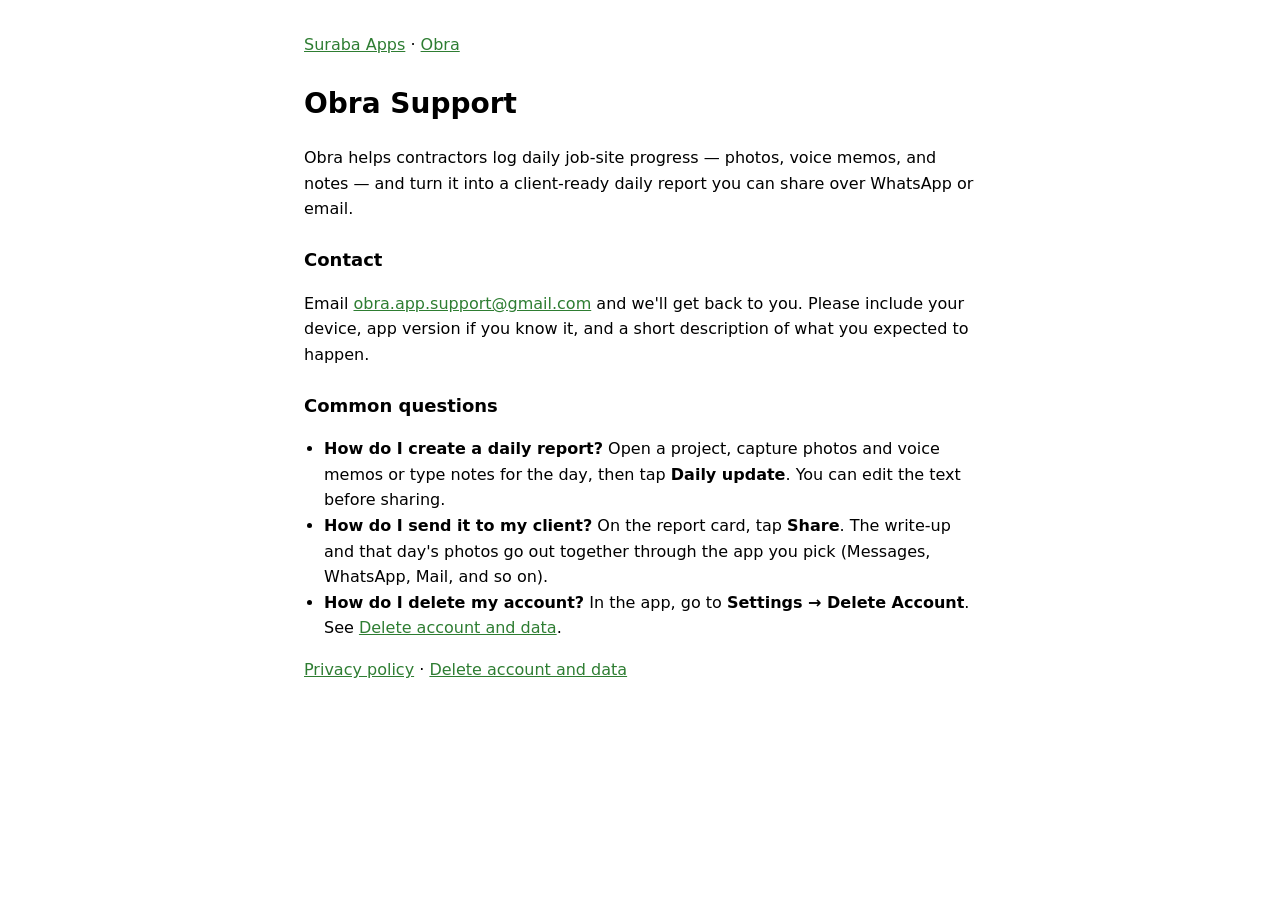
<file: obra/support.html>
<!DOCTYPE html>
<html lang="en">
<head>
  <meta charset="utf-8">
  <meta name="viewport" content="width=device-width, initial-scale=1">
  <title>Obra Support</title>
  <link rel="stylesheet" href="../style.css">
</head>
<body>
  <nav><a href="../">Suraba Apps</a> · <a href="index.html">Obra</a></nav>
  <h1>Obra Support</h1>
  <p>Obra helps contractors log daily job-site progress — photos, voice memos, and
  notes — and turn it into a client-ready daily report you can share over WhatsApp
  or email.</p>

  <h2>Contact</h2>
  <p>Email <a href="mailto:obra.app.support@gmail.com">obra.app.support@gmail.com</a>
  and we'll get back to you. Please include your device, app version if you know
  it, and a short description of what you expected to happen.</p>

  <h2>Common questions</h2>
  <ul>
    <li><strong>How do I create a daily report?</strong> Open a project, capture
    photos and voice memos or type notes for the day, then tap <strong>Daily
    update</strong>. You can edit the text before sharing.</li>
    <li><strong>How do I send it to my client?</strong> On the report card, tap
    <strong>Share</strong>. The write-up and that day's photos go out together
    through the app you pick (Messages, WhatsApp, Mail, and so on).</li>
    <li><strong>How do I delete my account?</strong> In the app, go to
    <strong>Settings → Delete Account</strong>. See
    <a href="delete-account.html">Delete account and data</a>.</li>
  </ul>

  <p><a href="privacy-policy.html">Privacy policy</a> ·
  <a href="delete-account.html">Delete account and data</a></p>
</body>
</html>
</file>
<file: style.css>
:root { color-scheme: light dark; font-family: system-ui, sans-serif; line-height: 1.6; }
body { max-width: 42rem; margin: 2rem auto; padding: 0 1rem; }
h1 { font-size: 1.75rem; }
h2 { font-size: 1.125rem; margin-top: 1.5rem; }
ol, ul { padding-left: 1.25rem; }
a { color: #2e7d32; }
nav { margin-bottom: 1.5rem; }
</file>
